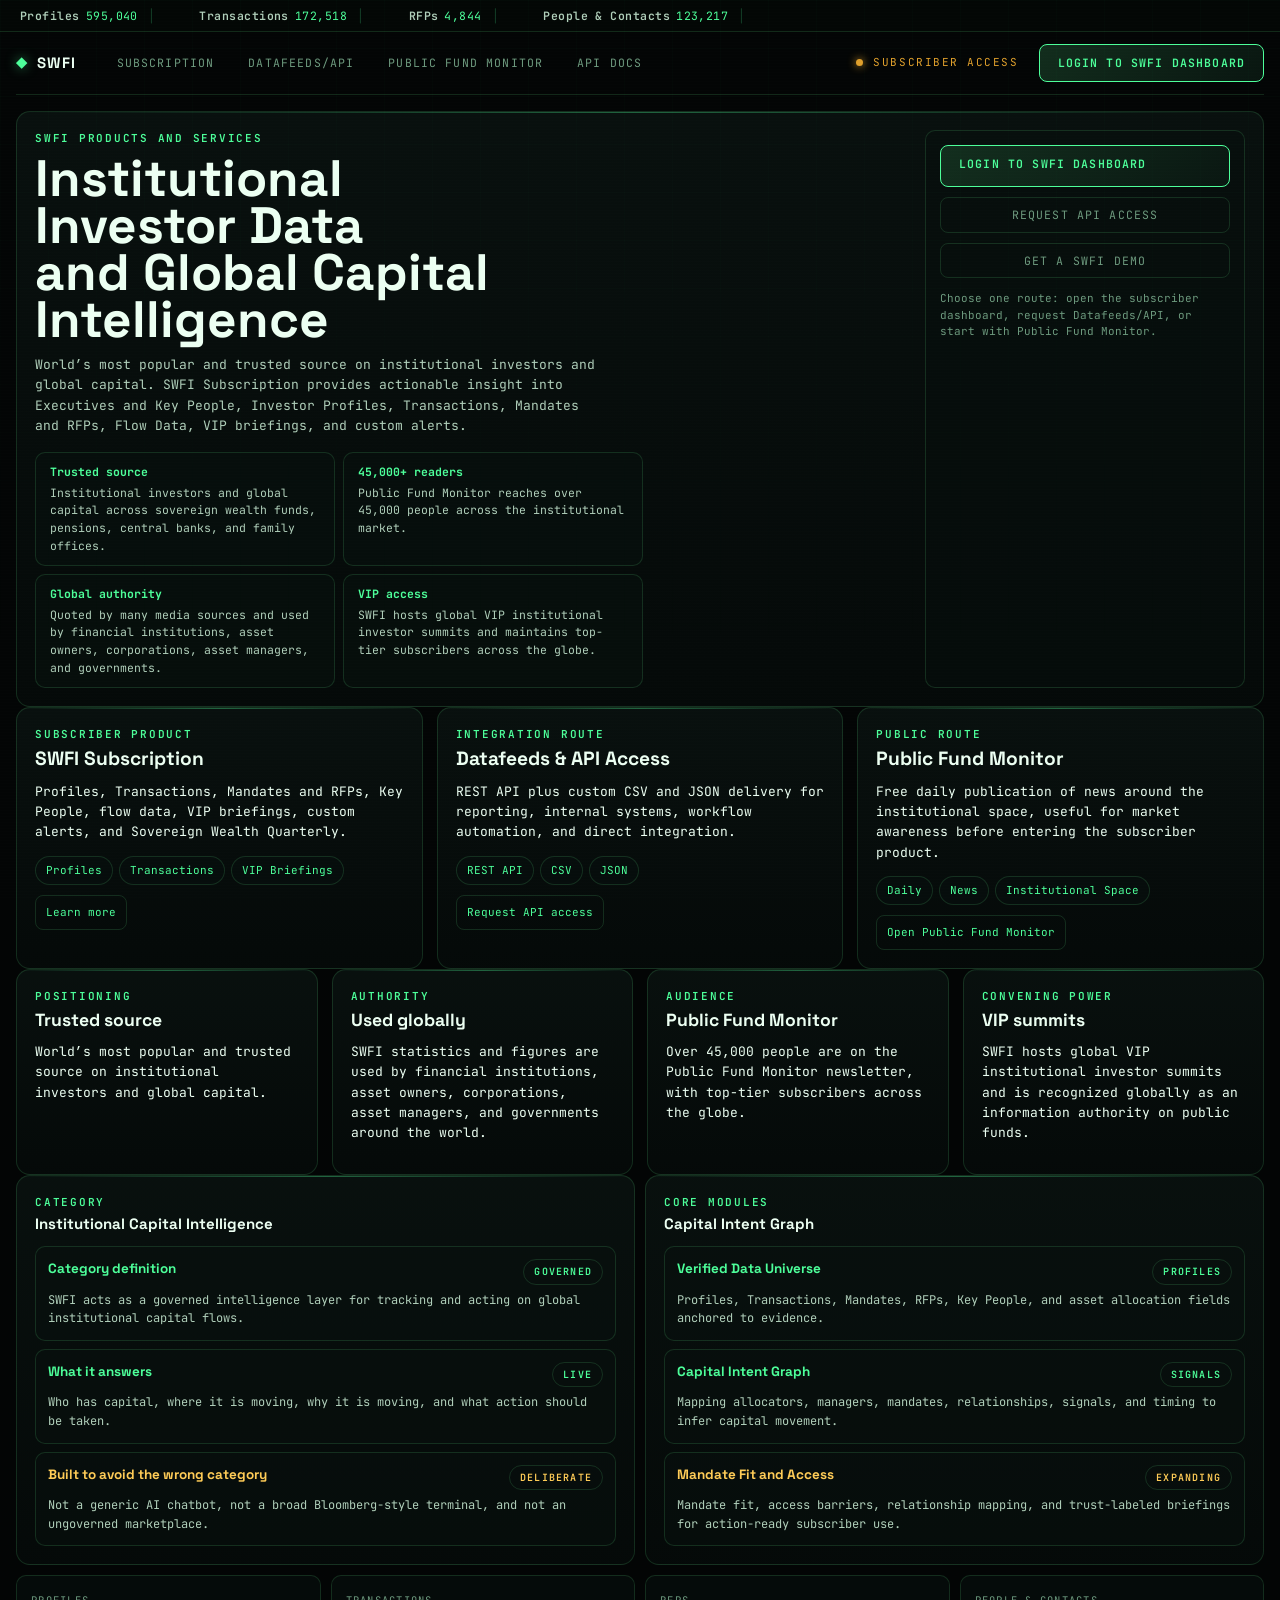
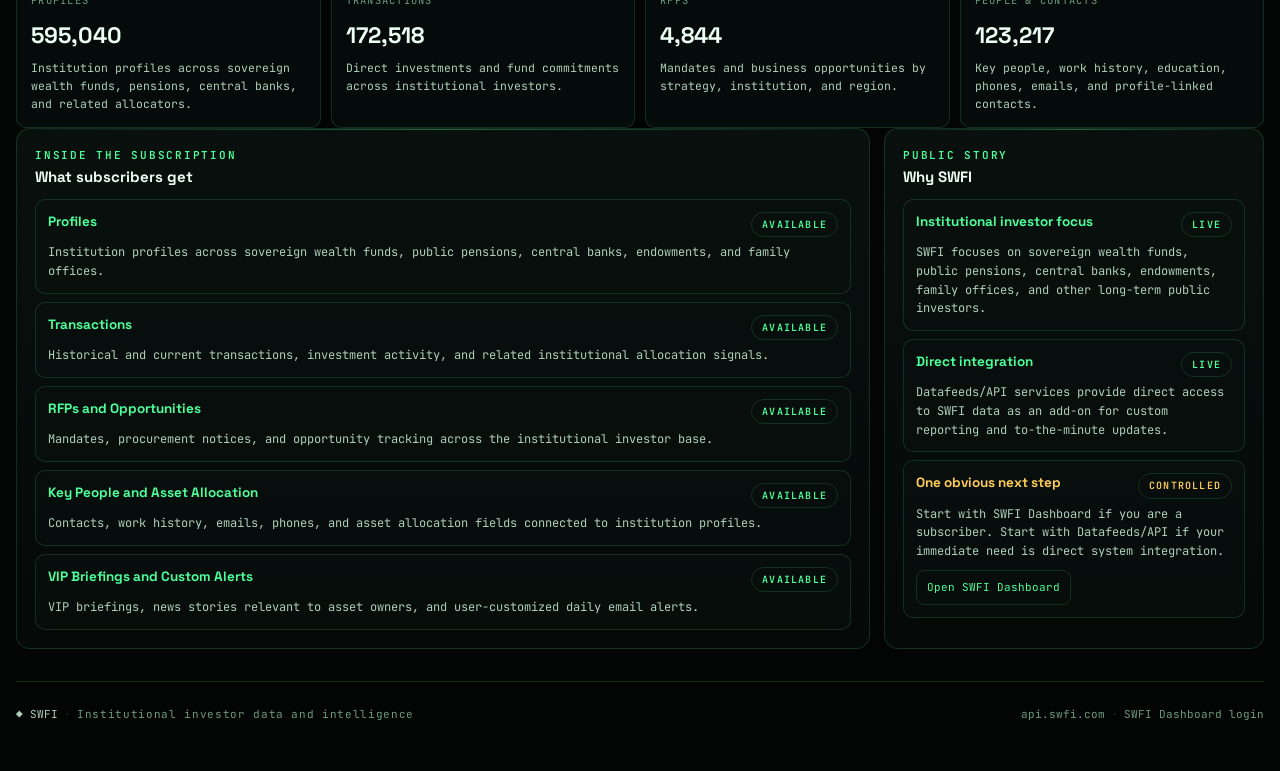
<file: landing.html>
<!DOCTYPE html>
<html lang="en">
  <head>
    <meta charset="UTF-8" />
    <meta name="viewport" content="width=device-width, initial-scale=1.0" />
    <title>SWFI | Institutional Investor Data and Global Capital Intelligence</title>
    <meta name="description" content="Providing must-have intelligence and content on global institutional investors across Profiles, Transactions, Mandates, RFPs, Key People, Asset Allocation, Datafeeds/API, VIP briefings, and Public Fund Monitor." />
    <link rel="preconnect" href="https://fonts.googleapis.com" />
    <link rel="preconnect" href="https://fonts.gstatic.com" crossorigin />
    <link href="https://fonts.googleapis.com/css2?family=IBM+Plex+Mono:ital,wght@0,400;0,500;0,600;1,400&family=Space+Grotesk:wght@500;600;700&family=JetBrains+Mono:wght@400;500;600&display=swap" rel="stylesheet" />
    <link rel="stylesheet" href="/styles.css" />
  </head>
  <body>
    <div class="ticker-wrap" aria-hidden="true">
      <div class="ticker-track">
        <span class="ticker-item"><span class="t-name">Profiles</span><span class="t-val">595,040</span><span class="t-sep">│</span></span>
        <span class="ticker-item"><span class="t-name">Transactions</span><span class="t-val">172,518</span><span class="t-sep">│</span></span>
        <span class="ticker-item"><span class="t-name">RFPs</span><span class="t-val">4,844</span><span class="t-sep">│</span></span>
        <span class="ticker-item"><span class="t-name">People &amp; Contacts</span><span class="t-val">123,217</span><span class="t-sep">│</span></span>
      </div>
    </div>

    <div class="page-shell">
      <nav class="topnav">
        <div class="nav-left">
          <a class="nav-brand" href="/">
            <span class="brand-diamond">◆</span>
            <span class="brand-text">SWFI</span>
          </a>
          <a href="https://www.swfinstitute.org/services/subscription" class="nav-link" target="_blank" rel="noreferrer">Subscription</a>
          <a href="https://www.swfinstitute.org/services/datafeed-api" class="nav-link" target="_blank" rel="noreferrer">Datafeeds/API</a>
          <a href="https://www.swfinstitute.org/public-fund-monitor" class="nav-link" target="_blank" rel="noreferrer">Public Fund Monitor</a>
          <a href="https://api.swfi.com/" class="nav-link" target="_blank" rel="noreferrer">API Docs</a>
        </div>
        <div class="nav-right">
          <span class="nav-status-dot nav-status-dot--controlled"></span>
          <span class="nav-status-label">Subscriber access</span>
          <a href="/login?next=/dashboard" class="nav-cta">Login to SWFI Dashboard</a>
        </div>
      </nav>

      <main class="main-stack landing-stack">
        <header class="panel landing-hero">
          <div class="landing-hero-copy">
            <p class="sys-label">SWFI Products and Services</p>
            <h1>Institutional Investor Data<br />and Global Capital Intelligence</h1>
            <p class="landing-copy">
              World&rsquo;s most popular and trusted source on institutional investors and global capital.
              SWFI Subscription provides actionable insight into Executives and Key People, Investor Profiles,
              Transactions, Mandates and RFPs, Flow Data, VIP briefings, and custom alerts.
            </p>
            <div class="status-strip">
              <article class="status-pill tone-ok">
                <strong>Trusted source</strong>
                <span>Institutional investors and global capital across sovereign wealth funds, pensions, central banks, and family offices.</span>
              </article>
              <article class="status-pill tone-ok">
                <strong>45,000+ readers</strong>
                <span>Public Fund Monitor reaches over 45,000 people across the institutional market.</span>
              </article>
              <article class="status-pill tone-ok">
                <strong>Global authority</strong>
                <span>Quoted by many media sources and used by financial institutions, asset owners, corporations, asset managers, and governments.</span>
              </article>
              <article class="status-pill tone-ok">
                <strong>VIP access</strong>
                <span>SWFI hosts global VIP institutional investor summits and maintains top-tier subscribers across the globe.</span>
              </article>
            </div>
          </div>
          <div class="landing-hero-actions">
            <a class="nav-cta landing-cta" href="/login?next=/dashboard">Login to SWFI Dashboard</a>
            <a class="nav-link landing-link" href="https://www.swfinstitute.org/services/datafeed-api" target="_blank" rel="noreferrer">Request API Access</a>
            <a class="nav-link landing-link" href="https://www.swfinstitute.org/services/subscription" target="_blank" rel="noreferrer">Get a SWFI Demo</a>
            <p class="landing-guide-copy">Choose one route: open the subscriber dashboard, request Datafeeds/API, or start with Public Fund Monitor.</p>
          </div>
        </header>

        <section class="landing-route-grid">
          <article class="panel route-card">
            <p class="sys-label">Subscriber product</p>
            <h3>SWFI Subscription</h3>
            <p>Profiles, Transactions, Mandates and RFPs, Key People, flow data, VIP briefings, custom alerts, and Sovereign Wealth Quarterly.</p>
            <div class="tag-row">
              <span class="data-pill">Profiles</span>
              <span class="data-pill">Transactions</span>
              <span class="data-pill">VIP Briefings</span>
            </div>
            <a class="source-link" href="https://www.swfinstitute.org/services/subscription" target="_blank" rel="noreferrer">Learn more</a>
          </article>
          <article class="panel route-card">
            <p class="sys-label">Integration route</p>
            <h3>Datafeeds &amp; API Access</h3>
            <p>REST API plus custom CSV and JSON delivery for reporting, internal systems, workflow automation, and direct integration.</p>
            <div class="tag-row">
              <span class="data-pill">REST API</span>
              <span class="data-pill">CSV</span>
              <span class="data-pill">JSON</span>
            </div>
            <a class="source-link" href="https://www.swfinstitute.org/services/datafeed-api" target="_blank" rel="noreferrer">Request API access</a>
          </article>
          <article class="panel route-card">
            <p class="sys-label">Public route</p>
            <h3>Public Fund Monitor</h3>
            <p>Free daily publication of news around the institutional space, useful for market awareness before entering the subscriber product.</p>
            <div class="tag-row">
              <span class="data-pill">Daily</span>
              <span class="data-pill">News</span>
              <span class="data-pill">Institutional Space</span>
            </div>
            <a class="source-link" href="https://www.swfinstitute.org/public-fund-monitor" target="_blank" rel="noreferrer">Open Public Fund Monitor</a>
          </article>
        </section>

        <section class="landing-proof-grid">
          <article class="panel proof-card">
            <p class="sys-label">Positioning</p>
            <h3>Trusted source</h3>
            <p>World&rsquo;s most popular and trusted source on institutional investors and global capital.</p>
          </article>
          <article class="panel proof-card">
            <p class="sys-label">Authority</p>
            <h3>Used globally</h3>
            <p>SWFI statistics and figures are used by financial institutions, asset owners, corporations, asset managers, and governments around the world.</p>
          </article>
          <article class="panel proof-card">
            <p class="sys-label">Audience</p>
            <h3>Public Fund Monitor</h3>
            <p>Over 45,000 people are on the Public Fund Monitor newsletter, with top-tier subscribers across the globe.</p>
          </article>
          <article class="panel proof-card">
            <p class="sys-label">Convening power</p>
            <h3>VIP summits</h3>
            <p>SWFI hosts global VIP institutional investor summits and is recognized globally as an information authority on public funds.</p>
          </article>
        </section>

        <section class="brief-grid">
          <article class="panel">
            <div class="panel-head">
              <div>
                <p class="sys-label">Category</p>
                <h3>Institutional Capital Intelligence</h3>
              </div>
            </div>
            <div class="panel-stack">
              <article class="stack-card tone-ok">
                <div class="readiness-head">
                  <strong>Category definition</strong>
                  <span class="status-chip tone-ok">Governed</span>
                </div>
                <p>SWFI acts as a governed intelligence layer for tracking and acting on global institutional capital flows.</p>
              </article>
              <article class="stack-card tone-ok">
                <div class="readiness-head">
                  <strong>What it answers</strong>
                  <span class="status-chip tone-ok">Live</span>
                </div>
                <p>Who has capital, where it is moving, why it is moving, and what action should be taken.</p>
              </article>
              <article class="stack-card tone-watch">
                <div class="readiness-head">
                  <strong>Built to avoid the wrong category</strong>
                  <span class="status-chip tone-watch">Deliberate</span>
                </div>
                <p>Not a generic AI chatbot, not a broad Bloomberg-style terminal, and not an ungoverned marketplace.</p>
              </article>
            </div>
          </article>

          <article class="panel">
            <div class="panel-head">
              <div>
                <p class="sys-label">Core modules</p>
                <h3>Capital Intent Graph</h3>
              </div>
            </div>
            <div class="panel-stack">
              <article class="stack-card tone-ok">
                <div class="readiness-head">
                  <strong>Verified Data Universe</strong>
                  <span class="status-chip tone-ok">Profiles</span>
                </div>
                <p>Profiles, Transactions, Mandates, RFPs, Key People, and asset allocation fields anchored to evidence.</p>
              </article>
              <article class="stack-card tone-ok">
                <div class="readiness-head">
                  <strong>Capital Intent Graph</strong>
                  <span class="status-chip tone-ok">Signals</span>
                </div>
                <p>Mapping allocators, managers, mandates, relationships, signals, and timing to infer capital movement.</p>
              </article>
              <article class="stack-card tone-partial">
                <div class="readiness-head">
                  <strong>Mandate Fit and Access</strong>
                  <span class="status-chip tone-partial">Expanding</span>
                </div>
                <p>Mandate fit, access barriers, relationship mapping, and trust-labeled briefings for action-ready subscriber use.</p>
              </article>
            </div>
          </article>
        </section>

        <section class="metric-grid">
          <article class="metric-card">
            <span class="metric-label">Profiles</span>
            <strong>595,040</strong>
            <p>Institution profiles across sovereign wealth funds, pensions, central banks, and related allocators.</p>
          </article>
          <article class="metric-card">
            <span class="metric-label">Transactions</span>
            <strong>172,518</strong>
            <p>Direct investments and fund commitments across institutional investors.</p>
          </article>
          <article class="metric-card">
            <span class="metric-label">RFPs</span>
            <strong>4,844</strong>
            <p>Mandates and business opportunities by strategy, institution, and region.</p>
          </article>
          <article class="metric-card">
            <span class="metric-label">People &amp; contacts</span>
            <strong>123,217</strong>
            <p>Key people, work history, education, phones, emails, and profile-linked contacts.</p>
          </article>
        </section>

        <section class="landing-grid">
          <article class="panel">
            <div class="panel-head">
              <div>
                <p class="sys-label">Inside the subscription</p>
                <h3>What subscribers get</h3>
              </div>
            </div>
            <div class="panel-stack">
              <article class="stack-card tone-ok">
                <div class="readiness-head">
                  <strong>Profiles</strong>
                  <span class="status-chip tone-ok">Available</span>
                </div>
                <p>Institution profiles across sovereign wealth funds, public pensions, central banks, endowments, and family offices.</p>
              </article>
              <article class="stack-card tone-ok">
                <div class="readiness-head">
                  <strong>Transactions</strong>
                  <span class="status-chip tone-ok">Available</span>
                </div>
                <p>Historical and current transactions, investment activity, and related institutional allocation signals.</p>
              </article>
              <article class="stack-card tone-ok">
                <div class="readiness-head">
                  <strong>RFPs and Opportunities</strong>
                  <span class="status-chip tone-ok">Available</span>
                </div>
                <p>Mandates, procurement notices, and opportunity tracking across the institutional investor base.</p>
              </article>
              <article class="stack-card tone-ok">
                <div class="readiness-head">
                  <strong>Key People and Asset Allocation</strong>
                  <span class="status-chip tone-ok">Available</span>
                </div>
                <p>Contacts, work history, emails, phones, and asset allocation fields connected to institution profiles.</p>
              </article>
              <article class="stack-card tone-ok">
                <div class="readiness-head">
                  <strong>VIP Briefings and Custom Alerts</strong>
                  <span class="status-chip tone-ok">Available</span>
                </div>
                <p>VIP briefings, news stories relevant to asset owners, and user-customized daily email alerts.</p>
              </article>
            </div>
          </article>

          <article class="panel">
            <div class="panel-head">
              <div>
                <p class="sys-label">Public story</p>
                <h3>Why SWFI</h3>
              </div>
            </div>
            <div class="panel-stack">
              <article class="stack-card tone-ok">
                <div class="readiness-head">
                  <strong>Institutional investor focus</strong>
                  <span class="status-chip tone-ok">Live</span>
                </div>
                <p>SWFI focuses on sovereign wealth funds, public pensions, central banks, endowments, family offices, and other long-term public investors.</p>
              </article>
              <article class="stack-card tone-ok">
                <div class="readiness-head">
                  <strong>Direct integration</strong>
                  <span class="status-chip tone-ok">Live</span>
                </div>
                <p>Datafeeds/API services provide direct access to SWFI data as an add-on for custom reporting and to-the-minute updates.</p>
              </article>
              <article class="stack-card tone-partial">
                <div class="readiness-head">
                  <strong>One obvious next step</strong>
                  <span class="status-chip tone-partial">Controlled</span>
                </div>
                <p>Start with SWFI Dashboard if you are a subscriber. Start with Datafeeds/API if your immediate need is direct system integration.</p>
                <a class="source-link" href="/login?next=/dashboard">Open SWFI Dashboard</a>
              </article>
            </div>
          </article>
        </section>
      </main>

      <footer class="site-footer">
        <div class="footer-left">
          <span class="footer-brand">◆ SWFI</span>
          <span class="footer-sep">·</span>
          <span class="footer-sub">Institutional investor data and intelligence</span>
        </div>
        <div class="footer-right">
          <span><a href="https://api.swfi.com/" target="_blank" rel="noreferrer">api.swfi.com</a></span>
          <span class="footer-sep">·</span>
          <span><a href="/login?next=/dashboard">SWFI Dashboard login</a></span>
        </div>
      </footer>
    </div>
  </body>
</html>
</file>
<file: styles.css>
:root {
  --bg: #040708;
  --bg-2: #071010;
  --panel: rgba(8, 16, 14, 0.88);
  --panel-solid: #0a1412;
  --line: rgba(104, 255, 152, 0.14);
  --line-strong: rgba(104, 255, 152, 0.32);
  --ink: #ecfff2;
  --muted: #6d9a7e;
  --soft: #b0cfba;
  --green: #4dff9a;
  --green-2: #2ad86f;
  --green-dim: rgba(77, 255, 154, 0.12);
  --lime: #d5ff52;
  --amber: #ffcc57;
  --red: #ff8678;
  --cyan: #5de8e0;
  --radius: 14px;
  --radius-sm: 10px;
  --shadow: 0 24px 80px rgba(0, 0, 0, 0.5);
  --font-mono: "JetBrains Mono", "IBM Plex Mono", monospace;
  --font-display: "Space Grotesk", sans-serif;
}

*, *::before, *::after { box-sizing: border-box; }
html {
  scroll-behavior: auto;
  overflow-x: hidden;
}
body {
  margin: 0;
  min-height: 100vh;
  color: var(--ink);
  font-family: var(--font-mono);
  font-size: 13px;
  line-height: 1.55;
  background: #030505;
  overflow-x: hidden;
}

/* ── SCANLINE + GRID OVERLAY ── */
body::before, body::after {
  content: "";
  position: fixed;
  inset: 0;
  pointer-events: none;
  z-index: 9999;
}
body::before {
  background-image:
    linear-gradient(rgba(77, 255, 154, 0.025) 1px, transparent 1px),
    linear-gradient(90deg, rgba(77, 255, 154, 0.025) 1px, transparent 1px);
  background-size: 48px 48px;
  mask-image: linear-gradient(180deg, rgba(0,0,0,0.7), transparent 80%);
}
body::after {
  opacity: 0.04;
  background: repeating-linear-gradient(180deg, rgba(255,255,255,0.2) 0, rgba(255,255,255,0.2) 1px, transparent 1px, transparent 3px);
}

a { color: inherit; text-decoration: none; }
button, input { font: inherit; }
button { cursor: pointer; }

.page-shell {
  position: relative;
  z-index: 1;
  width: min(1860px, calc(100vw - 32px));
  margin: 0 auto;
  padding-bottom: 40px;
}

/* ── TICKER TAPE ── */
.ticker-wrap {
  position: sticky;
  top: 0;
  z-index: 100;
  overflow: hidden;
  background: rgba(4, 8, 6, 0.95);
  border-bottom: 1px solid var(--line);
  backdrop-filter: blur(12px);
  height: 32px;
}
.ticker-track {
  display: flex;
  gap: 0;
  white-space: nowrap;
  animation: ticker-scroll 60s linear infinite;
  padding-top: 7px;
  font-size: 11.5px;
  letter-spacing: 0.04em;
}
.ticker-item {
  display: inline-flex;
  align-items: center;
  gap: 6px;
  padding: 0 20px;
  color: var(--muted);
}
.ticker-item .t-name { color: var(--soft); font-weight: 600; }
.ticker-item .t-val { color: var(--green); }
.ticker-item .t-neg { color: var(--red); }
.ticker-item .t-sep { color: rgba(77, 255, 154, 0.2); margin: 0 4px; }
@keyframes ticker-scroll {
  from { transform: translateX(0); }
  to { transform: translateX(-50%); }
}

/* ── TOP NAV ── */
.topnav {
  display: flex;
  align-items: center;
  justify-content: space-between;
  padding: 12px 0;
  border-bottom: 1px solid var(--line);
}
.nav-left, .nav-right {
  display: flex;
  align-items: center;
  gap: 6px;
}
.nav-brand {
  display: flex;
  align-items: center;
  gap: 8px;
  margin-right: 20px;
  font-weight: 700;
  font-size: 15px;
  font-family: var(--font-display);
  letter-spacing: 0.1em;
}
.brand-diamond {
  color: var(--green);
  font-size: 14px;
  filter: drop-shadow(0 0 6px rgba(77, 255, 154, 0.5));
}
.brand-diamond.large {
  font-size: 18px;
  filter: drop-shadow(0 0 10px rgba(77, 255, 154, 0.6));
}
.nav-link {
  padding: 8px 14px;
  font-size: 11.5px;
  letter-spacing: 0.1em;
  text-transform: uppercase;
  color: var(--muted);
  border-radius: 8px;
  transition: color 0.15s, background 0.15s;
}
.nav-link:hover {
  color: var(--ink);
  background: var(--green-dim);
}
.nav-live-dot {
  width: 7px;
  height: 7px;
  border-radius: 50%;
  background: var(--green);
  box-shadow: 0 0 8px var(--green);
  animation: pulse-dot 2s ease-in-out infinite;
  margin-right: 4px;
}
@keyframes pulse-dot {
  0%, 100% { opacity: 1; }
  50% { opacity: 0.4; }
}
.nav-live-label {
  font-size: 11px;
  color: var(--green);
  text-transform: uppercase;
  letter-spacing: 0.14em;
  margin-right: 14px;
}
/* Controlled-preview variant (used on MSCI workspace): amber, not green,
   to match "Controlled preview" semantics rather than a live signal. */
.nav-status-dot {
  width: 7px;
  height: 7px;
  border-radius: 50%;
  background: var(--green);
  box-shadow: 0 0 8px var(--green);
  animation: pulse-dot 2s ease-in-out infinite;
  margin-right: 4px;
}
.nav-status-dot--controlled {
  background: #e0a02c;
  box-shadow: 0 0 8px #e0a02c;
  animation: none;
}
.nav-status-label {
  font-size: 11px;
  color: #e0a02c;
  text-transform: uppercase;
  letter-spacing: 0.14em;
  margin-right: 14px;
}
.nav-cta {
  padding: 9px 18px;
  border: 1px solid var(--green);
  border-radius: 8px;
  background: linear-gradient(135deg, rgba(20, 50, 32, 0.9), rgba(10, 24, 18, 0.9));
  color: var(--green);
  font-size: 11.5px;
  font-weight: 600;
  letter-spacing: 0.1em;
  text-transform: uppercase;
  transition: box-shadow 0.2s;
}
.nav-cta:hover {
  box-shadow: 0 0 20px rgba(77, 255, 154, 0.2);
}

/* ── HERO TERMINAL ── */
.terminal-hero {
  display: grid;
  grid-template-columns: minmax(0, 1.2fr) 360px;
  gap: 16px;
  margin-top: 16px;
  min-height: 520px;
}
.hero-left {
  border: 1px solid var(--line);
  border-radius: var(--radius);
  background: linear-gradient(180deg, rgba(9, 18, 15, 0.95), rgba(5, 10, 9, 0.95));
  padding: 22px;
  position: relative;
  overflow: hidden;
}
.hero-left::before {
  content: "";
  position: absolute;
  inset: 0 0 auto 0;
  height: 1px;
  background: linear-gradient(90deg, transparent, rgba(77, 255, 154, 0.5), transparent);
}
.hero-left::after {
  content: "";
  position: absolute;
  top: -80px;
  right: -80px;
  width: 300px;
  height: 300px;
  border-radius: 50%;
  background: radial-gradient(circle, rgba(77, 255, 154, 0.06), transparent 70%);
  pointer-events: none;
}
.hero-header { margin-bottom: 18px; }
.hero-title-block h1 {
  margin: 8px 0 0;
  font-family: var(--font-display);
  font-size: clamp(1.8rem, 3vw, 2.8rem);
  font-weight: 700;
  line-height: 0.95;
  letter-spacing: -0.03em;
  background: linear-gradient(135deg, var(--ink) 40%, var(--green));
  -webkit-background-clip: text;
  -webkit-text-fill-color: transparent;
  background-clip: text;
}
.hero-copy {
  max-width: 58ch;
  margin: 12px 0 0;
  color: var(--soft);
  font-size: 12.5px;
}
.sys-label {
  margin: 0;
  font-size: 11px;
  font-weight: 600;
  letter-spacing: 0.16em;
  text-transform: uppercase;
  color: var(--green);
}
.hero-status-row {
  display: flex;
  gap: 10px;
  margin-top: 12px;
  flex-wrap: wrap;
}
.status-live {
  font-size: 11px;
  color: var(--green);
  letter-spacing: 0.08em;
}
.status-tag {
  font-size: 10.5px;
  color: var(--muted);
  letter-spacing: 0.1em;
  text-transform: uppercase;
  padding: 4px 10px;
  border: 1px solid var(--line);
  border-radius: 999px;
}

/* Hero tabs */
.hero-tabs {
  display: flex;
  gap: 2px;
  margin-bottom: 16px;
  border-bottom: 1px solid var(--line);
}
.hero-tab {
  padding: 10px 18px;
  border: none;
  border-bottom: 2px solid transparent;
  background: none;
  color: var(--muted);
  font-size: 11.5px;
  font-weight: 600;
  letter-spacing: 0.12em;
  text-transform: uppercase;
  transition: color 0.15s, border-color 0.15s;
}
.hero-tab:hover { color: var(--soft); }
.hero-tab.active {
  color: var(--green);
  border-bottom-color: var(--green);
}

/* AUM block */
.hero-content {
  display: grid;
  gap: 16px;
}
.aum-block { position: relative; }
.aum-value {
  font-family: var(--font-display);
  font-size: 3rem;
  font-weight: 700;
  letter-spacing: -0.03em;
  line-height: 1;
  color: var(--ink);
}
.aum-meta {
  display: flex;
  align-items: center;
  gap: 12px;
  margin-top: 6px;
}
.aum-change {
  font-size: 12px;
  font-weight: 600;
  letter-spacing: 0.06em;
}
.aum-change.positive { color: var(--green); }
.aum-change.negative { color: var(--red); }
.aum-period {
  font-size: 11px;
  color: var(--muted);
  letter-spacing: 0.08em;
  text-transform: uppercase;
}
/* Attribution line under the hero AUM figure. Keeps the headline number
   honest when it is a static estimate rather than a provenance-tracked feed. */
.aum-source {
  margin: 6px 0 0 0;
  font-size: 10px;
  color: var(--muted);
  opacity: 0.75;
  letter-spacing: 0.04em;
  font-style: italic;
}
.aum-chart {
  margin-top: 12px;
  height: 80px;
}
.aum-chart svg {
  width: 100%;
  height: 100%;
}

/* Stats grid */
.stats-grid {
  display: grid;
  grid-template-columns: repeat(4, 1fr);
  gap: 10px;
}
.stat-card {
  border: 1px solid var(--line);
  border-radius: var(--radius-sm);
  padding: 12px;
  background: rgba(8, 16, 14, 0.6);
  text-align: center;
}
.stat-value {
  display: block;
  font-family: var(--font-display);
  font-size: 1.5rem;
  font-weight: 700;
  color: var(--green);
  line-height: 1;
}
.stat-label {
  display: block;
  margin-top: 5px;
  font-size: 10.5px;
  color: var(--muted);
  letter-spacing: 0.12em;
  text-transform: uppercase;
}

/* Fund table */
.fund-table {
  border: 1px solid var(--line);
  border-radius: var(--radius-sm);
  overflow: hidden;
}
.fund-row {
  display: grid;
  grid-template-columns: 36px 1fr 120px 100px;
  align-items: center;
  padding: 9px 14px;
  border-bottom: 1px solid rgba(255,255,255,0.04);
  font-size: 12.5px;
  transition: background 0.12s;
}
.fund-row:last-child { border-bottom: none; }
.fund-row:not(.fund-header):hover { background: var(--green-dim); }
.fund-header {
  background: rgba(77, 255, 154, 0.06);
  font-size: 10.5px;
  font-weight: 600;
  color: var(--muted);
  letter-spacing: 0.12em;
  text-transform: uppercase;
}
.fund-rank {
  color: var(--muted);
  font-weight: 600;
}
.fund-name { font-weight: 500; }
.fund-country { color: var(--soft); font-size: 11.5px; }
.fund-aum { color: var(--green); font-weight: 600; text-align: right; }
.fund-flag { margin-right: 6px; font-size: 14px; }

/* ── INTEL CHAT PANEL ── */
.intel-panel {
  border: 1px solid var(--line);
  border-radius: var(--radius);
  background: linear-gradient(180deg, rgba(9, 18, 15, 0.96), rgba(5, 10, 9, 0.96));
  padding: 18px;
  display: flex;
  flex-direction: column;
  position: relative;
  overflow: hidden;
}
.intel-panel::before {
  content: "";
  position: absolute;
  inset: 0 0 auto 0;
  height: 1px;
  background: linear-gradient(90deg, transparent, rgba(213, 255, 82, 0.5), transparent);
}
.intel-header {
  display: flex;
  justify-content: space-between;
  align-items: flex-start;
  margin-bottom: 14px;
}
.intel-brand {
  display: flex;
  align-items: center;
  gap: 10px;
}
.intel-brand strong {
  display: block;
  font-family: var(--font-display);
  font-size: 14px;
  font-weight: 700;
}
.intel-sub {
  display: block;
  font-size: 10.5px;
  color: var(--green);
  letter-spacing: 0.06em;
  margin-top: 2px;
}
.intel-close {
  border: none;
  background: none;
  color: var(--muted);
  font-size: 20px;
  line-height: 1;
  padding: 4px;
}
.intel-tabs {
  display: flex;
  gap: 6px;
  flex-wrap: wrap;
  margin-bottom: 14px;
}
.intel-tab {
  padding: 6px 12px;
  border: 1px solid var(--line);
  border-radius: 999px;
  background: none;
  color: var(--muted);
  font-size: 10.5px;
  font-weight: 500;
  letter-spacing: 0.08em;
  text-transform: uppercase;
  transition: all 0.15s;
}
.intel-tab:hover { color: var(--soft); border-color: var(--line-strong); }
.intel-tab.active {
  color: var(--green);
  border-color: rgba(77, 255, 154, 0.5);
  background: var(--green-dim);
}

/* Chat */
.chat-log {
  flex: 1;
  display: grid;
  gap: 8px;
  overflow-y: auto;
  min-height: 180px;
  max-height: 320px;
  padding-right: 4px;
  margin-bottom: 10px;
}
.chat-message {
  border: 1px solid var(--line);
  border-radius: var(--radius-sm);
  padding: 10px 12px;
  background: rgba(8, 16, 14, 0.7);
}
.chat-message.user { border-color: rgba(213, 255, 82, 0.2); }
.chat-message-head {
  display: flex;
  justify-content: space-between;
  align-items: center;
  margin-bottom: 4px;
}
.chat-message-head strong { color: var(--green); font-size: 11.5px; }
.chat-message-head span { font-size: 10px; color: var(--muted); letter-spacing: 0.1em; text-transform: uppercase; }
.chat-message p { margin: 0; color: var(--soft); font-size: 12.5px; line-height: 1.55; }
.chat-evidence {
  display: grid;
  gap: 6px;
  margin-top: 8px;
}
.chat-evidence a {
  border: 1px solid var(--line);
  border-radius: 8px;
  padding: 8px 10px;
  background: rgba(10, 18, 16, 0.7);
  display: block;
}
.chat-evidence span { display: block; font-size: 10px; color: var(--muted); letter-spacing: 0.1em; text-transform: uppercase; }
.chat-evidence strong { color: var(--green); font-size: 11.5px; }
.chat-suggestions {
  display: flex;
  gap: 6px;
  flex-wrap: wrap;
  margin-bottom: 10px;
}
.suggestion-chip {
  padding: 6px 10px;
  border: 1px solid var(--line);
  border-radius: 999px;
  background: rgba(8, 16, 14, 0.7);
  color: var(--soft);
  font-size: 11px;
  transition: all 0.15s;
}
.suggestion-chip:hover { border-color: var(--line-strong); color: var(--ink); transform: translateY(-1px); }
.chat-form {
  display: flex;
  gap: 8px;
  border: 1px solid var(--line);
  border-radius: var(--radius-sm);
  padding: 4px;
  background: rgba(6, 12, 10, 0.8);
}
.chat-form input {
  flex: 1;
  border: none;
  outline: none;
  background: transparent;
  color: var(--ink);
  padding: 8px 10px;
  font-size: 12.5px;
}
.chat-form button {
  border: none;
  border-radius: 8px;
  background: linear-gradient(135deg, rgba(20, 50, 32, 0.95), rgba(10, 24, 18, 0.95));
  color: var(--green);
  padding: 8px 14px;
  font-size: 16px;
  font-weight: 700;
}
.intel-disclaimer {
  margin: 8px 0 0;
  font-size: 10px;
  color: rgba(109, 154, 126, 0.5);
  text-align: center;
  letter-spacing: 0.08em;
}

/* ── PANELS (shared) ── */
.panel {
  border: 1px solid var(--line);
  border-radius: var(--radius);
  background: linear-gradient(180deg, rgba(9, 17, 15, 0.95), rgba(5, 10, 9, 0.95));
  padding: 18px;
  position: relative;
  overflow: hidden;
}
.panel::before {
  content: "";
  position: absolute;
  inset: 0 0 auto 0;
  height: 1px;
  background: linear-gradient(90deg, transparent, rgba(77, 255, 154, 0.35), transparent);
}
.panel-head {
  display: flex;
  justify-content: space-between;
  align-items: flex-start;
  gap: 12px;
  margin-bottom: 14px;
}
.panel-head h3 {
  margin: 4px 0 0;
  font-family: var(--font-display);
  font-size: 15px;
  font-weight: 700;
  line-height: 1.15;
}
.panel-note {
  font-size: 10.5px;
  color: var(--muted);
  letter-spacing: 0.1em;
  text-transform: uppercase;
}
.section-block { margin-top: 16px; }

/* ── STATUS STRIP ── */
.status-strip {
  display: flex;
  gap: 8px;
  flex-wrap: wrap;
  margin-top: 16px;
}
.status-pill {
  display: flex;
  flex-direction: column;
  gap: 3px;
  padding: 10px 14px;
  border: 1px solid var(--line);
  border-radius: var(--radius-sm);
  background: rgba(8, 16, 14, 0.7);
  max-width: 300px;
}
.status-pill strong { color: var(--green); font-size: 11.5px; }
.status-pill span { color: var(--soft); font-size: 11.5px; }

/* ── METRIC GRID ── */
.metric-grid {
  display: grid;
  grid-template-columns: repeat(4, 1fr);
  gap: 10px;
  margin-top: 10px;
}
.metric-card {
  border: 1px solid var(--line);
  border-radius: var(--radius-sm);
  padding: 14px;
  background: rgba(8, 16, 14, 0.6);
}
.metric-card .metric-label { font-size: 10.5px; color: var(--muted); letter-spacing: 0.12em; text-transform: uppercase; }
.metric-card strong { display: block; margin-top: 8px; font-family: var(--font-display); font-size: 1.4rem; font-weight: 700; color: var(--ink); }
.metric-card p { margin: 6px 0 0; color: var(--soft); font-size: 11.5px; }

/* ── WORKSPACE GRID ── */
.workspace-grid {
  display: grid;
  grid-template-columns: 300px minmax(0, 1.18fr) 320px;
  gap: 14px;
  margin-top: 14px;
  align-items: start;
}
.dashboard-grid {
  grid-template-columns: 300px minmax(0, 1fr);
}
.left-rail, .center-column, .right-rail, .lower-grid { display: grid; gap: 14px; }
.lower-grid { grid-template-columns: minmax(0, 1.1fr) minmax(300px, 0.9fr); }
.telemetry-row { margin-top: 14px; }
.registry-grid {
  display: grid;
  grid-template-columns: repeat(3, minmax(0, 1fr));
  gap: 14px;
  margin-top: 14px;
}
.dashboard-registry-grid {
  grid-template-columns: repeat(2, minmax(0, 1fr));
}
.panel-stack { display: grid; gap: 8px; }

/* ── LANE TABS + CARDS ── */
.lane-tabs, .filter-row { display: flex; gap: 6px; flex-wrap: wrap; margin-bottom: 10px; }
.lane-tab {
  padding: 8px 14px;
  border: 1px solid var(--line);
  border-radius: 999px;
  background: rgba(8, 16, 14, 0.6);
  color: var(--muted);
  font-size: 11px;
  font-weight: 500;
  letter-spacing: 0.08em;
  text-transform: uppercase;
  transition: all 0.15s;
}
.lane-tab:hover { border-color: var(--line-strong); color: var(--soft); }
.lane-tab.active {
  border-color: rgba(77, 255, 154, 0.6);
  color: var(--green);
  background: var(--green-dim);
}

.lane-list, .action-list, .concern-list, .api-param-list, .readiness-list, .deliverable-list, .benchmark-list, .api-stack-list { display: grid; gap: 8px; }

.lane-card, .action-card, .concern-card, .readiness-card, .benchmark-card, .stack-card {
  border: 1px solid var(--line);
  border-radius: var(--radius-sm);
  padding: 12px;
  background: rgba(8, 16, 14, 0.5);
  transition: transform 0.12s, border-color 0.12s;
}
.lane-card:hover, .action-card:hover, .concern-card:hover, .benchmark-card:hover, .stack-card:hover {
  transform: translateY(-1px);
  border-color: var(--line-strong);
}
.lane-card { width: 100%; text-align: left; }
.lane-card.active { border-color: rgba(77, 255, 154, 0.5); background: var(--green-dim); }
.lane-head, .action-head, .readiness-head, .benchmark-head { display: flex; justify-content: space-between; gap: 8px; }
.lane-head strong, .action-head strong, .readiness-head strong, .benchmark-head strong, .concern-card h4 {
  margin: 0;
  font-family: var(--font-display);
  font-size: 13.5px;
  font-weight: 700;
}
.lane-metrics {
  display: grid;
  grid-template-columns: repeat(3, 1fr);
  gap: 6px;
  margin-top: 10px;
}
.lane-metrics span { border-top: 1px solid rgba(255,255,255,0.04); padding-top: 6px; }
.lane-metrics strong { display: block; color: var(--green); font-size: 14px; }
.lane-metrics em { display: block; margin-top: 3px; color: var(--muted); font-style: normal; font-size: 10px; letter-spacing: 0.1em; text-transform: uppercase; }
.lane-footer { margin-top: 10px; color: var(--soft); font-size: 11.5px; line-height: 1.5; display: grid; gap: 4px; }
.lane-card p, .action-card p, .concern-block p, .readiness-card p, .benchmark-card p, .stack-card p, .api-item p, .empty-state p { margin: 6px 0 0; color: var(--soft); font-size: 12px; line-height: 1.55; }
.stack-card .tag-row { margin-top: 10px; }
.stack-card .mini-list { margin-top: 10px; }
.stack-card .mini-item strong,
.stack-card .detail-line strong,
.source-link strong,
.source-link span { display: inline; }

/* Status chips */
.status-chip, .priority-chip {
  display: inline-block;
  padding: 4px 10px;
  border: 1px solid var(--line);
  border-radius: 999px;
  font-size: 10px;
  font-weight: 600;
  letter-spacing: 0.12em;
  text-transform: uppercase;
  color: var(--green);
}
.priority-chip { color: var(--amber); }
.tone-blocked { border-color: rgba(255, 134, 120, 0.3); }
.tone-blocked strong, .tone-blocked .status-chip { color: var(--red); }
.tone-partial strong, .tone-partial .status-chip, .tone-watch strong, .tone-watch .status-chip { color: var(--amber); }
.tone-ok strong, .tone-ok .status-chip { color: var(--green); }

/* Action cards */
.action-head span { color: var(--amber); font-size: 10.5px; letter-spacing: 0.1em; text-transform: uppercase; }
.action-meta { display: flex; gap: 8px; flex-wrap: wrap; margin-top: 8px; }
.action-meta span { font-size: 10.5px; color: var(--muted); letter-spacing: 0.1em; text-transform: uppercase; }

/* Concern cards */
.concern-head { align-items: flex-start; }
.concern-head-row { display: flex; justify-content: space-between; gap: 10px; }
.concern-card h4 { font-size: 13px; }
.tag-column { display: grid; gap: 6px; justify-items: end; }
.concern-block { margin-top: 10px; padding-top: 10px; border-top: 1px solid rgba(255,255,255,0.04); }
.concern-block.compact { padding-top: 8px; }
.concern-block span, .eyebrow { font-size: 10.5px; color: var(--muted); letter-spacing: 0.12em; text-transform: uppercase; display: block; margin-bottom: 4px; }
.tag-row, .collection-list { display: flex; gap: 6px; flex-wrap: wrap; margin-top: 8px; }
.data-pill {
  display: inline-flex;
  padding: 5px 10px;
  border: 1px solid var(--line);
  border-radius: 999px;
  color: var(--green);
  font-size: 11px;
  background: rgba(8, 16, 14, 0.6);
}
.pill-link { text-decoration: none; }
.pill-link:hover { border-color: var(--line-strong); }

/* Search */
.terminal-search {
  display: flex;
  align-items: center;
  gap: 8px;
  padding: 0 12px;
  min-height: 40px;
  border: 1px solid var(--line);
  border-radius: var(--radius-sm);
  background: rgba(6, 12, 10, 0.7);
  margin-bottom: 10px;
}
.search-prompt { color: var(--green); font-size: 14px; }
.terminal-search input {
  flex: 1;
  border: none;
  outline: none;
  background: transparent;
  color: var(--ink);
  font-size: 12px;
}

/* API surface */
.api-summary-grid {
  display: grid;
  grid-template-columns: repeat(4, 1fr);
  gap: 8px;
  margin-bottom: 14px;
}
.summary-card {
  border: 1px solid var(--line);
  border-radius: var(--radius-sm);
  padding: 10px;
  background: rgba(8, 16, 14, 0.5);
}
.summary-card .metric-label { font-size: 10px; }
.summary-card strong { display: block; margin-top: 6px; font-size: 1.1rem; color: var(--ink); }
.summary-card p { margin: 4px 0 0; font-size: 11px; color: var(--soft); }
.api-columns { display: grid; grid-template-columns: 1fr 1fr; gap: 12px; }
.api-item {
  border: 1px solid var(--line);
  border-radius: var(--radius-sm);
  padding: 10px;
  background: rgba(8, 16, 14, 0.4);
}
.api-item-head { display: flex; justify-content: space-between; gap: 8px; }
.api-item-head strong { font-size: 12px; }
.api-item-head span { color: var(--amber); font-size: 10.5px; letter-spacing: 0.1em; text-transform: uppercase; }
.api-field-list { display: flex; flex-wrap: wrap; gap: 6px; }

/* Deliverables */
.deliverable-item, .mini-item {
  display: grid;
  grid-template-columns: auto 1fr;
  gap: 8px;
  padding: 8px 10px;
  border: 1px solid var(--line);
  border-radius: var(--radius-sm);
  background: rgba(8, 16, 14, 0.4);
  align-items: start;
}
.deliverable-item p, .mini-item p { margin: 0; color: var(--soft); font-size: 12px; }
.list-mark { color: var(--green); font-size: 10px; font-weight: 600; letter-spacing: 0.1em; }
.detail-line {
  display: flex;
  flex-wrap: wrap;
  gap: 8px;
  margin-top: 8px;
  color: var(--muted);
  font-size: 10.5px;
  letter-spacing: 0.08em;
  text-transform: uppercase;
}

/* Benchmark */
.source-link {
  display: inline-flex;
  margin-top: 10px;
  border: 1px solid var(--line);
  border-radius: 8px;
  padding: 8px 10px;
  color: var(--green);
  font-size: 11px;
}
.mini-list { display: grid; gap: 6px; margin-top: 10px; }

/* Telemetry chart */
.telemetry-card { min-height: 200px; }
.telemetry-chart { display: grid; gap: 14px; }
.sparkline { width: 100%; height: 120px; }
.telemetry-legend { display: grid; grid-template-columns: repeat(3, 1fr); gap: 10px; }
.telemetry-legend-item span { display: block; color: var(--muted); font-size: 10px; letter-spacing: 0.1em; text-transform: uppercase; }
.telemetry-legend-item strong { display: block; margin-top: 4px; color: var(--green); font-size: 14px; }

/* Proposal brief */
.brief-grid { display: grid; grid-template-columns: 1fr 1fr; gap: 10px; }
.brief-card {
  border: 1px solid var(--line);
  border-radius: var(--radius-sm);
  padding: 12px;
  background: rgba(8, 16, 14, 0.5);
}
.brief-card .metric-label { font-size: 10px; color: var(--muted); letter-spacing: 0.12em; text-transform: uppercase; }
.brief-card strong { display: block; margin-top: 6px; font-family: var(--font-display); font-size: 1.15rem; color: var(--ink); }
.brief-card p { margin: 4px 0 0; font-size: 11.5px; color: var(--soft); }

/* Reference */
.reference-cards { display: grid; grid-template-columns: 1fr 1fr; gap: 8px; }
.reference-card, .surface-card {
  border: 1px solid var(--line);
  border-radius: var(--radius-sm);
  padding: 10px;
  background: rgba(8, 16, 14, 0.4);
}
.reference-card .metric-label, .surface-card .metric-label { font-size: 10px; color: var(--muted); letter-spacing: 0.12em; text-transform: uppercase; }
.reference-card strong, .surface-card strong { display: block; margin-top: 6px; font-size: 13px; color: var(--ink); }
.reference-card p, .surface-card p { margin: 4px 0 0; font-size: 11px; color: var(--soft); }
.surface-list { display: grid; gap: 6px; margin-top: 8px; }

/* Empty state */
.empty-state {
  border: 1px dashed var(--line);
  border-radius: var(--radius-sm);
  padding: 18px;
  background: rgba(6, 12, 10, 0.5);
}

/* Auth */
.landing-stack {
  gap: 16px;
  margin-top: 16px;
}
.landing-hero {
  display: grid;
  grid-template-columns: minmax(0, 1fr) 320px;
  gap: 18px;
}
.landing-hero h1 {
  margin: 8px 0 12px;
  max-width: 14ch;
  font-family: var(--font-display);
  font-size: clamp(2.2rem, 4vw, 4rem);
  line-height: 0.92;
}
.landing-copy {
  max-width: 70ch;
  margin: 0;
  color: var(--soft);
}
.landing-hero-actions {
  display: grid;
  align-content: start;
  gap: 10px;
  border: 1px solid var(--line);
  border-radius: var(--radius-sm);
  padding: 14px;
  background: rgba(8, 16, 14, 0.48);
}
.landing-cta {
  justify-content: center;
  min-height: 42px;
}
.landing-link {
  display: inline-flex;
  justify-content: center;
  border: 1px solid var(--line);
}
.landing-grid {
  display: grid;
  grid-template-columns: minmax(0, 1fr) 380px;
  gap: 14px;
}
.landing-route-grid {
  display: grid;
  grid-template-columns: repeat(3, minmax(0, 1fr));
  gap: 14px;
}
.landing-proof-grid {
  display: grid;
  grid-template-columns: repeat(4, minmax(0, 1fr));
  gap: 14px;
}
.route-card h3 {
  margin: 6px 0 0;
  font-family: var(--font-display);
  font-size: 1.2rem;
  line-height: 1.05;
}
.proof-card h3 {
  margin: 6px 0 0;
  font-family: var(--font-display);
  font-size: 1.1rem;
  line-height: 1.05;
}
.landing-guide-copy {
  margin: 2px 0 0;
  color: var(--muted);
  font-size: 11px;
  line-height: 1.5;
}
.auth-shell {
  min-height: 100vh;
  display: grid;
  place-items: center;
}
.auth-panel {
  width: min(460px, calc(100vw - 24px));
  padding: 22px;
}
.auth-panel h1 {
  margin: 8px 0 10px;
  font-family: var(--font-display);
  font-size: clamp(2rem, 5vw, 2.6rem);
  line-height: 0.98;
}
.auth-copy, .auth-note {
  margin: 0;
  color: var(--soft);
}
.auth-form {
  display: grid;
  gap: 12px;
  margin-top: 18px;
}
.auth-form label {
  display: grid;
  gap: 6px;
  color: var(--muted);
  font-size: 11px;
  letter-spacing: 0.1em;
  text-transform: uppercase;
}
.auth-form input {
  width: 100%;
  border: 1px solid var(--line);
  border-radius: 10px;
  background: rgba(5, 10, 9, 0.95);
  color: var(--ink);
  padding: 12px 14px;
}
.auth-form input:focus {
  outline: none;
  border-color: var(--line-strong);
  box-shadow: 0 0 0 1px rgba(77, 255, 154, 0.16);
}
.auth-error {
  margin: 14px 0 0;
  color: var(--red);
}
.auth-submit {
  justify-self: start;
  margin-top: 2px;
}

/* MSCI */
.msci-stack { gap: 16px; margin-top: 16px; }
.msci-hero {
  display: grid;
  grid-template-columns: minmax(0, 1fr) 360px;
  gap: 16px;
}
.msci-hero-copy h1 {
  margin: 8px 0 10px;
  font-family: var(--font-display);
  font-size: clamp(2rem, 4vw, 2.8rem);
  line-height: 0.98;
}
.msci-copy {
  max-width: 58ch;
  margin: 0;
  color: var(--soft);
}
.msci-status-strip {
  margin-top: 18px;
}
.msci-download-panel {
  border: 1px solid var(--line);
  border-radius: var(--radius-sm);
  padding: 14px;
  background: rgba(8, 16, 14, 0.48);
}
.download-row {
  display: flex;
  flex-wrap: wrap;
  gap: 8px;
  margin-top: 10px;
}
.mini-cta {
  display: inline-flex;
  align-items: center;
  justify-content: center;
  min-height: 38px;
  padding: 8px 12px;
}
.msci-grid {
  grid-template-columns: minmax(0, 1fr) 360px;
}
.msci-answer {
  margin: 0;
  color: var(--soft);
}
.msci-field-list {
  display: grid;
  gap: 10px;
}
.msci-table {
  display: grid;
  gap: 8px;
}
.msci-table-row {
  display: grid;
  grid-template-columns: 1.4fr 1.2fr 1fr 1fr 0.8fr;
  gap: 10px;
  border: 1px solid var(--line);
  border-radius: var(--radius-sm);
  padding: 10px 12px;
  background: rgba(8, 16, 14, 0.4);
}
.msci-table-row.compact {
  grid-template-columns: 1.5fr 1fr 0.8fr;
}
.admin-table-row {
  grid-template-columns: 1.05fr 1.4fr 0.8fr 0.8fr 1fr 0.95fr 1.4fr;
}
.msci-table-head {
  color: var(--muted);
  font-size: 10.5px;
  letter-spacing: 0.12em;
  text-transform: uppercase;
}

/* Profiles */
.profiles-stack { gap: 16px; margin-top: 16px; }
.profiles-hero { grid-template-columns: minmax(0, 1fr) 360px; }
.profiles-grid { grid-template-columns: 360px minmax(0, 1fr) 320px; }
.profiles-directory-panel { min-height: 760px; }
.profile-list-item {
  width: 100%;
  text-align: left;
  cursor: pointer;
  appearance: none;
}
.profile-detail-panel h2 {
  margin: 8px 0 0;
  font-family: var(--font-display);
  font-size: clamp(1.8rem, 3vw, 2.6rem);
  line-height: 0.96;
}
.profile-detail-head { display: grid; gap: 12px; }
.profile-title-row {
  display: flex;
  justify-content: space-between;
  gap: 14px;
  align-items: flex-start;
  flex-wrap: wrap;
}
.profile-title-actions {
  display: flex;
  gap: 8px;
  flex-wrap: wrap;
}
.profile-copy {
  margin: 0;
  max-width: 76ch;
  color: var(--soft);
}
.profile-people-row {
  grid-template-columns: 1.1fr 1.4fr 1.4fr 0.9fr 0.7fr;
}
.profiles-lower-grid { grid-template-columns: minmax(0, 1.05fr) minmax(320px, 0.95fr); }

/* Research */
.research-stack { gap: 16px; margin-top: 16px; }
.research-hero { grid-template-columns: minmax(0, 1fr) 360px; }
.research-grid { grid-template-columns: 360px minmax(0, 1fr) 340px; }
.read-detail-head { display: grid; gap: 12px; }
.read-title-row {
  display: flex;
  justify-content: space-between;
  gap: 14px;
  align-items: flex-start;
  flex-wrap: wrap;
}

/* ── FOOTER ── */
.site-footer {
  display: flex;
  justify-content: space-between;
  align-items: center;
  padding: 24px 0 8px;
  border-top: 1px solid var(--line);
  margin-top: 32px;
  font-size: 11px;
  color: var(--muted);
}
.footer-left, .footer-right { display: flex; align-items: center; gap: 6px; }
.footer-brand { color: var(--soft); }
.footer-brand strong { color: var(--green); font-weight: 600; }
.footer-sep { color: rgba(77, 255, 154, 0.2); }
.footer-sub { letter-spacing: 0.06em; }

/* ── RESPONSIVE ── */
@media (max-width: 1280px) {
  .terminal-hero { grid-template-columns: 1fr 340px; }
  .workspace-grid { grid-template-columns: 260px minmax(0, 1fr); }
  .right-rail { grid-column: 1 / -1; display: grid; grid-template-columns: repeat(3, 1fr); }
  .profiles-grid { grid-template-columns: 320px minmax(0, 1fr); }
  .research-grid { grid-template-columns: 320px minmax(0, 1fr); }
}
@media (max-width: 1480px) {
  .registry-grid { grid-template-columns: repeat(2, minmax(0, 1fr)); }
}
@media (max-width: 1024px) {
  .terminal-hero { grid-template-columns: 1fr; }
  .workspace-grid, .lower-grid, .api-columns, .registry-grid { grid-template-columns: 1fr; }
  .metric-grid, .api-summary-grid, .stats-grid { grid-template-columns: repeat(2, 1fr); }
  .right-rail { grid-template-columns: 1fr; }
  .brief-grid, .reference-cards { grid-template-columns: 1fr; }
  .landing-hero, .landing-grid, .landing-route-grid, .landing-proof-grid,
  .msci-hero, .msci-grid,
  .profiles-hero, .profiles-grid, .profiles-lower-grid,
  .research-hero, .research-grid { grid-template-columns: 1fr; }
}
@media (max-width: 640px) {
  .page-shell { width: calc(100vw - 12px); }
  .topnav { flex-wrap: wrap; gap: 8px; }
  .nav-left { flex-wrap: wrap; }
  .metric-grid, .api-summary-grid, .stats-grid, .telemetry-legend { grid-template-columns: 1fr; }
  .site-footer { flex-direction: column; gap: 8px; text-align: center; }
  .msci-table-row, .msci-table-row.compact, .profile-people-row { grid-template-columns: 1fr; }
}
</file>
